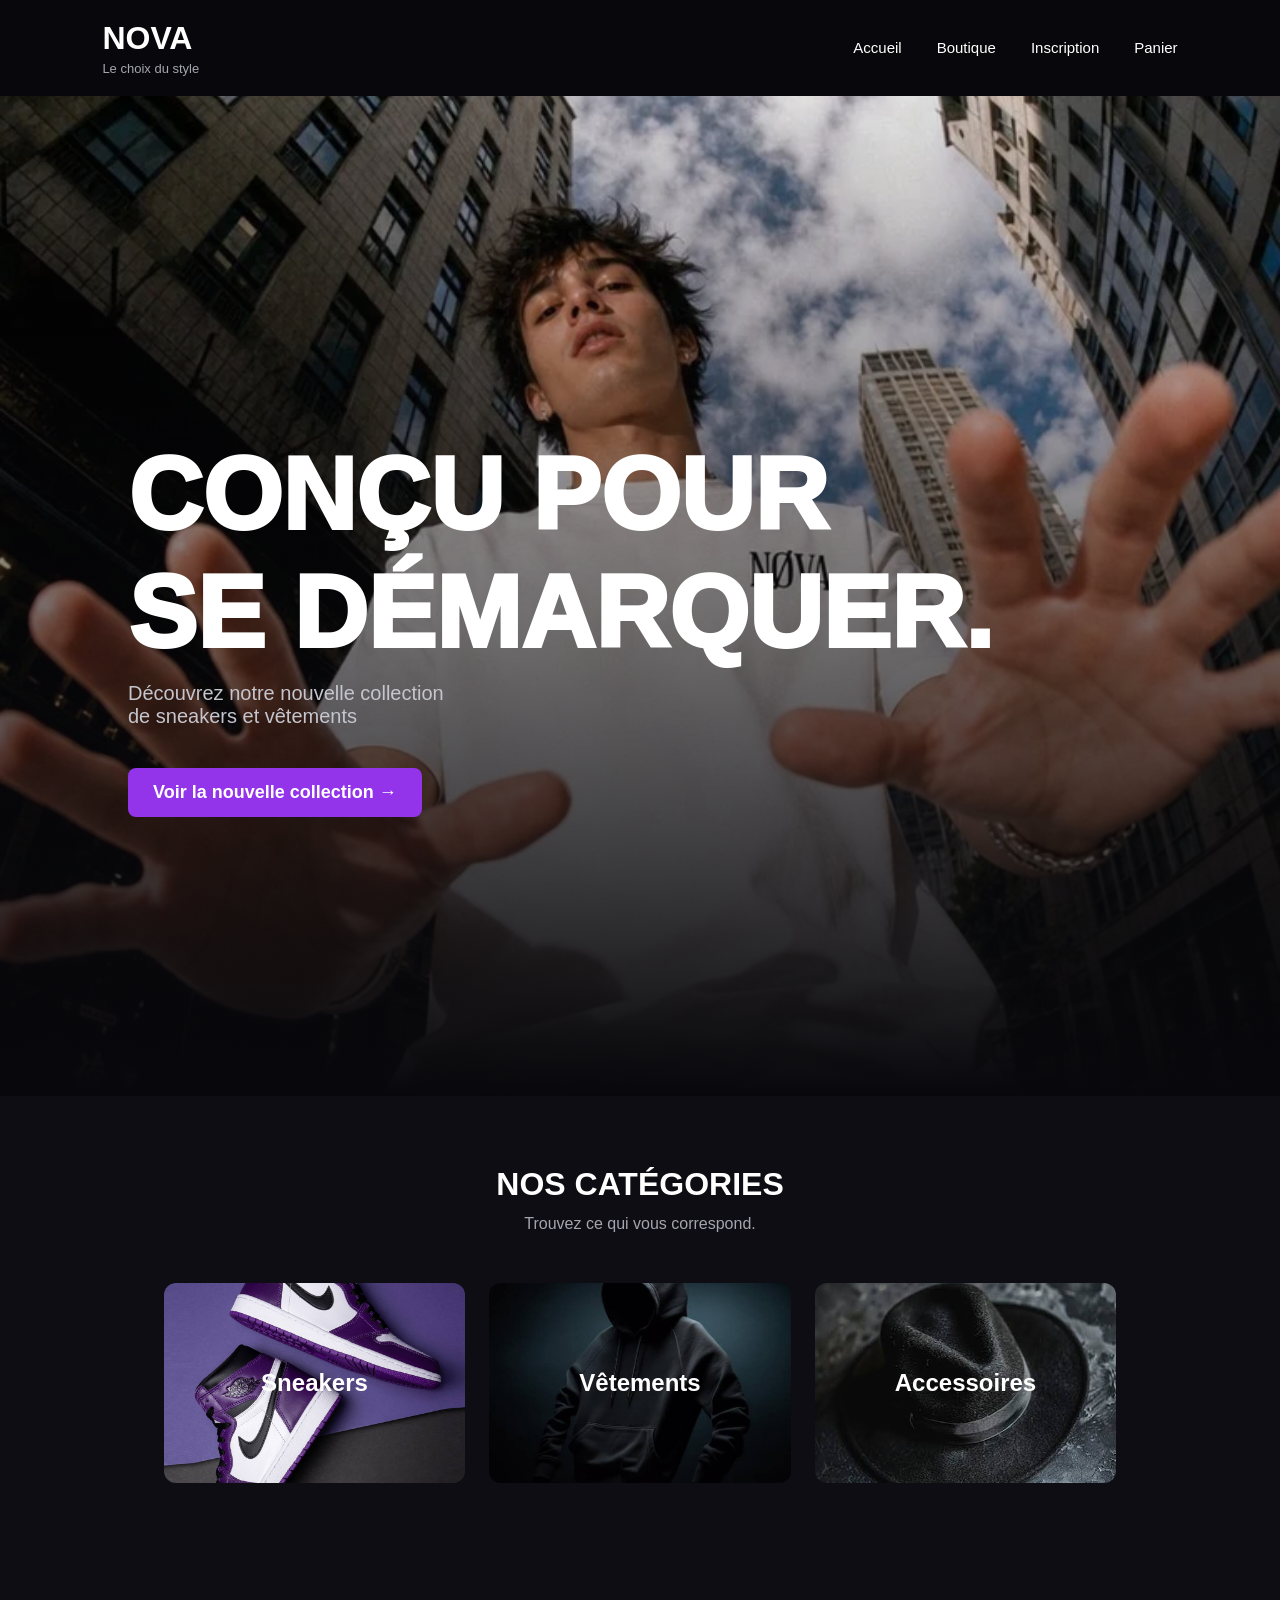
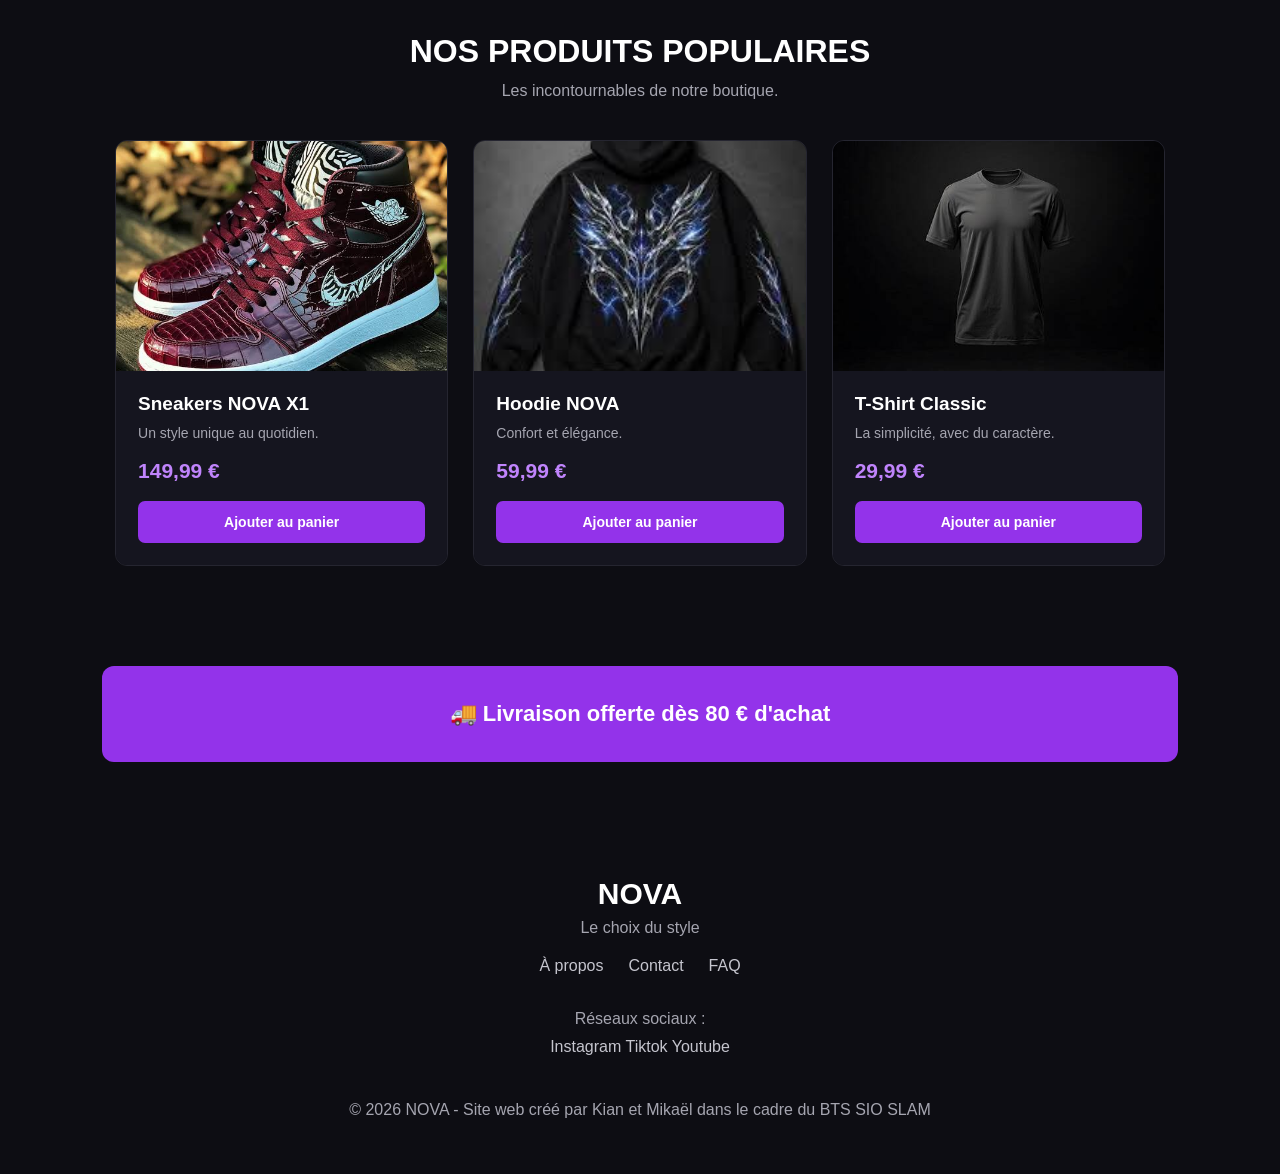
<file: index.html>
<!DOCTYPE html>
<html lang="fr-FR">
<head>
    <meta charset="UTF-8">
    <meta name="viewport" content="width=device-width, initial-scale=1.0">
    <title>NOVA - Accueil</title>
    <link rel="stylesheet" href="css/style.css">
</head>

<body>
    <header>
        <a href="index.html">
            <h1>NOVA</h1>
            <p>Le choix du style</p>
        </a>

        <nav>
            <ul>
                <li><a href="index.html">Accueil</a></li>
                <li><a href="boutique.html">Boutique</a></li>
                <li><a href="inscription.html">Inscription</a></li>
                <li><a href="panier.html">Panier</a></li>
            </ul>
        </nav>
    </header>

    <main>
        <section class="bannière">
            <h2>CONÇU POUR<br>SE DÉMARQUER.</h2>
            <p>Découvrez notre nouvelle collection<br>de sneakers et vêtements</p>
            <a href="boutique.html" class="bouton-boutique">Voir la nouvelle collection →</a>
        </section>


        
        <section class="catégories">
            <h2>NOS CATÉGORIES</h2>
            <p>Trouvez ce qui vous correspond.</p>

            <article class="sneakers">
                <h3>Sneakers</h3>
            </article>

            <article class="vêtements">
                <h3>Vêtements</h3>
            </article>

            <article class="accessoires">
                <h3>Accessoires</h3>
            </article>
        </section>



        <section class="produits-populaires">
            <h2>NOS PRODUITS POPULAIRES</h2>
            <p>Les incontournables de notre boutique.</p>

            <div class="liste-produits">

                <article class="produit">
                    <img src="images/basket.jpg" alt="Sneakers NOVA X1">

                    <div class="infos-produit">
                        <h3>Sneakers NOVA X1</h3>
                        <p>Un style unique au quotidien.</p>
                        <span class="prix">149,99 €</span>
                        <button><a href="panier.html">Ajouter au panier</a></button>
                    </div>
                </article>

                <article class="produit">
                    <img src="images/hoodie.jpg" alt="Hoodie NOVA noir">

                    <div class="infos-produit">
                        <h3>Hoodie NOVA</h3>
                        <p>Confort et élégance.</p>
                        <span class="prix">59,99 €</span>
                        <button><a href="panier.html">Ajouter au panier</a></button>
                    </div>
                </article>

                <article class="produit">
                    <img src="images/tshirt.jpg" alt="T-shirt Classic blanc">

                    <div class="infos-produit">
                        <h3>T-Shirt Classic</h3>
                        <p>La simplicité, avec du caractère.</p>
                        <span class="prix">29,99 €</span>
                        <button><a href="panier.html">Ajouter au panier</a></button>
                    </div>
                </article>

            </div>
        </section>

        <h3>🚚 Livraison offerte dès 80 € d'achat</h3>

    </main>

    <footer>
        <h1>NOVA</h1>
        <p>Le choix du style</p>

        <ul>
            <li><a href="#">À propos</a></li>
            <li><a href="#">Contact</a></li>
            <li><a href="#">FAQ</a></li>
        </ul>

        <p>Réseaux sociaux :</p>

        <a href="https://www.instagram.com/">Instagram</a>
        <a href="https://www.tiktok.com/">Tiktok</a>
        <a href="https://youtube.com">Youtube</a>

        <p class="copyright">© 2026 NOVA - Site web créé par Kian et Mikaël dans le cadre du BTS SIO SLAM</p>
    </footer>
    
</body>
</html>
</file>
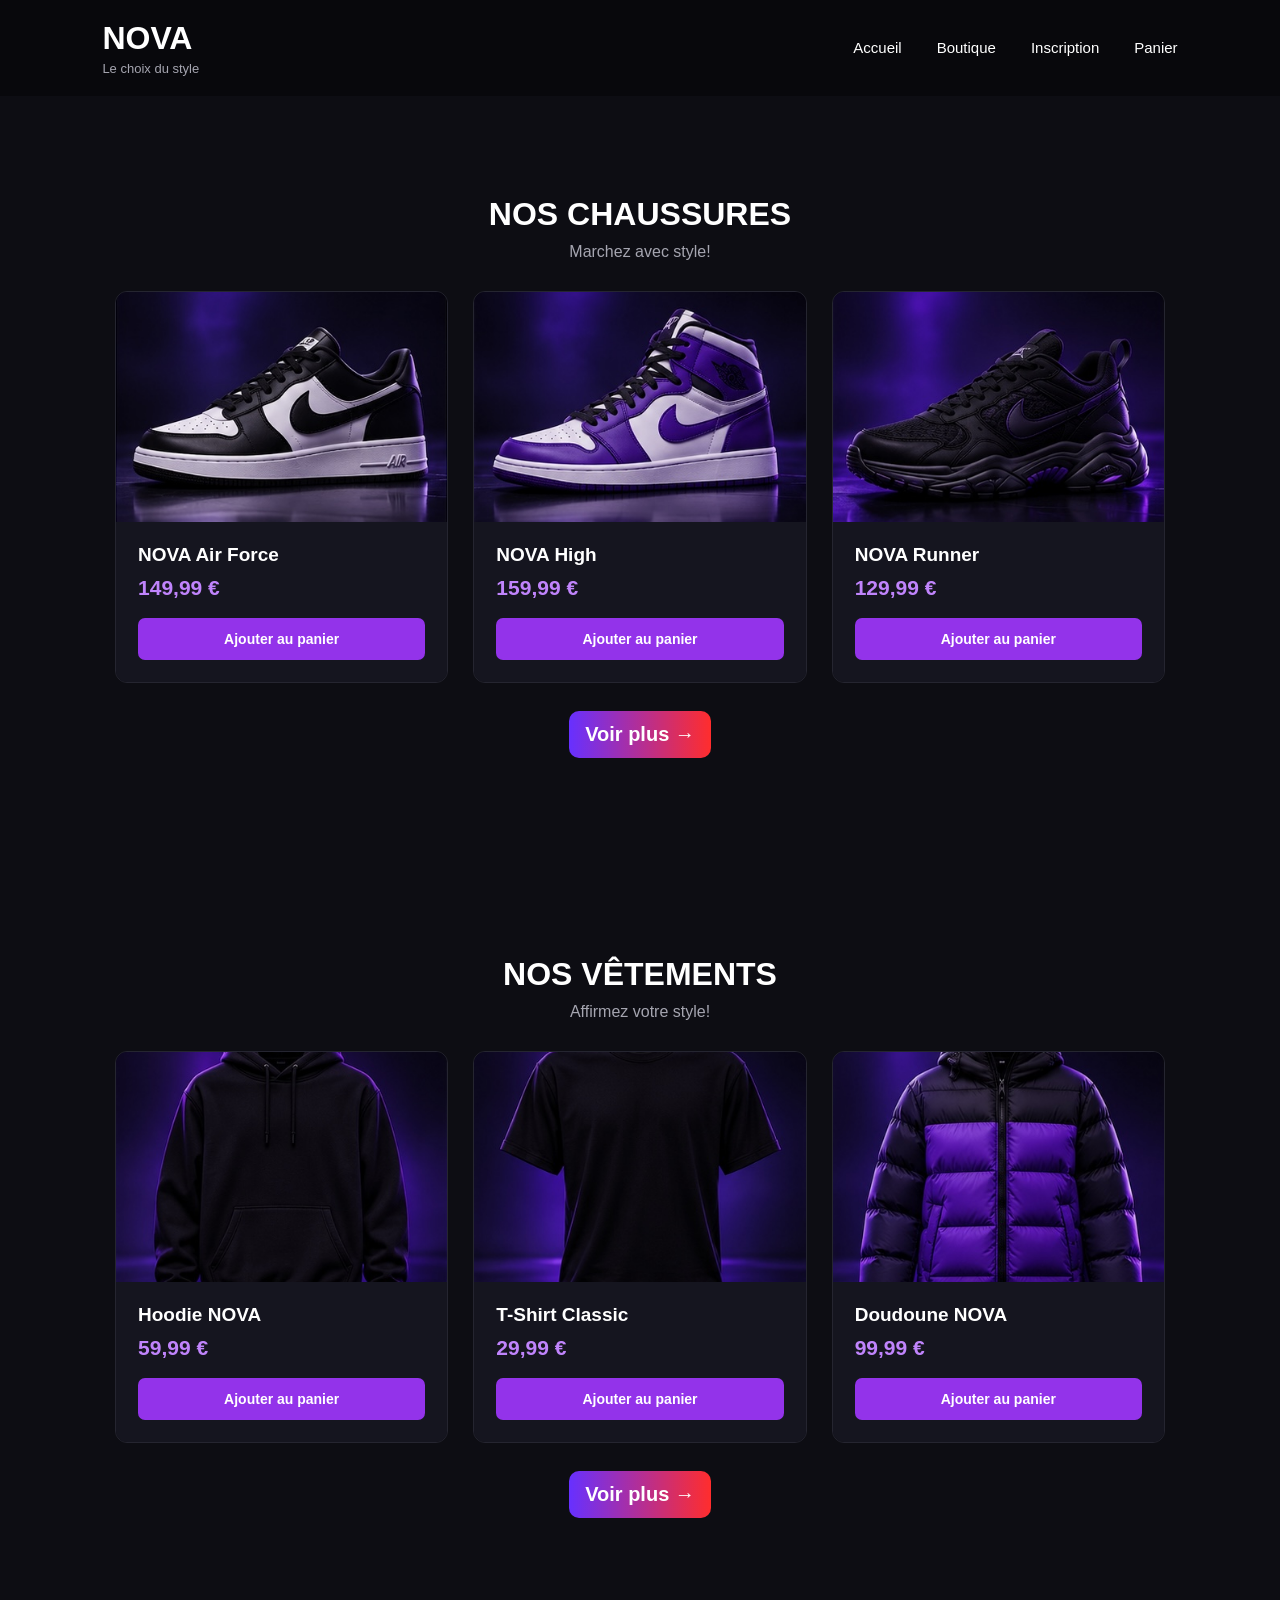
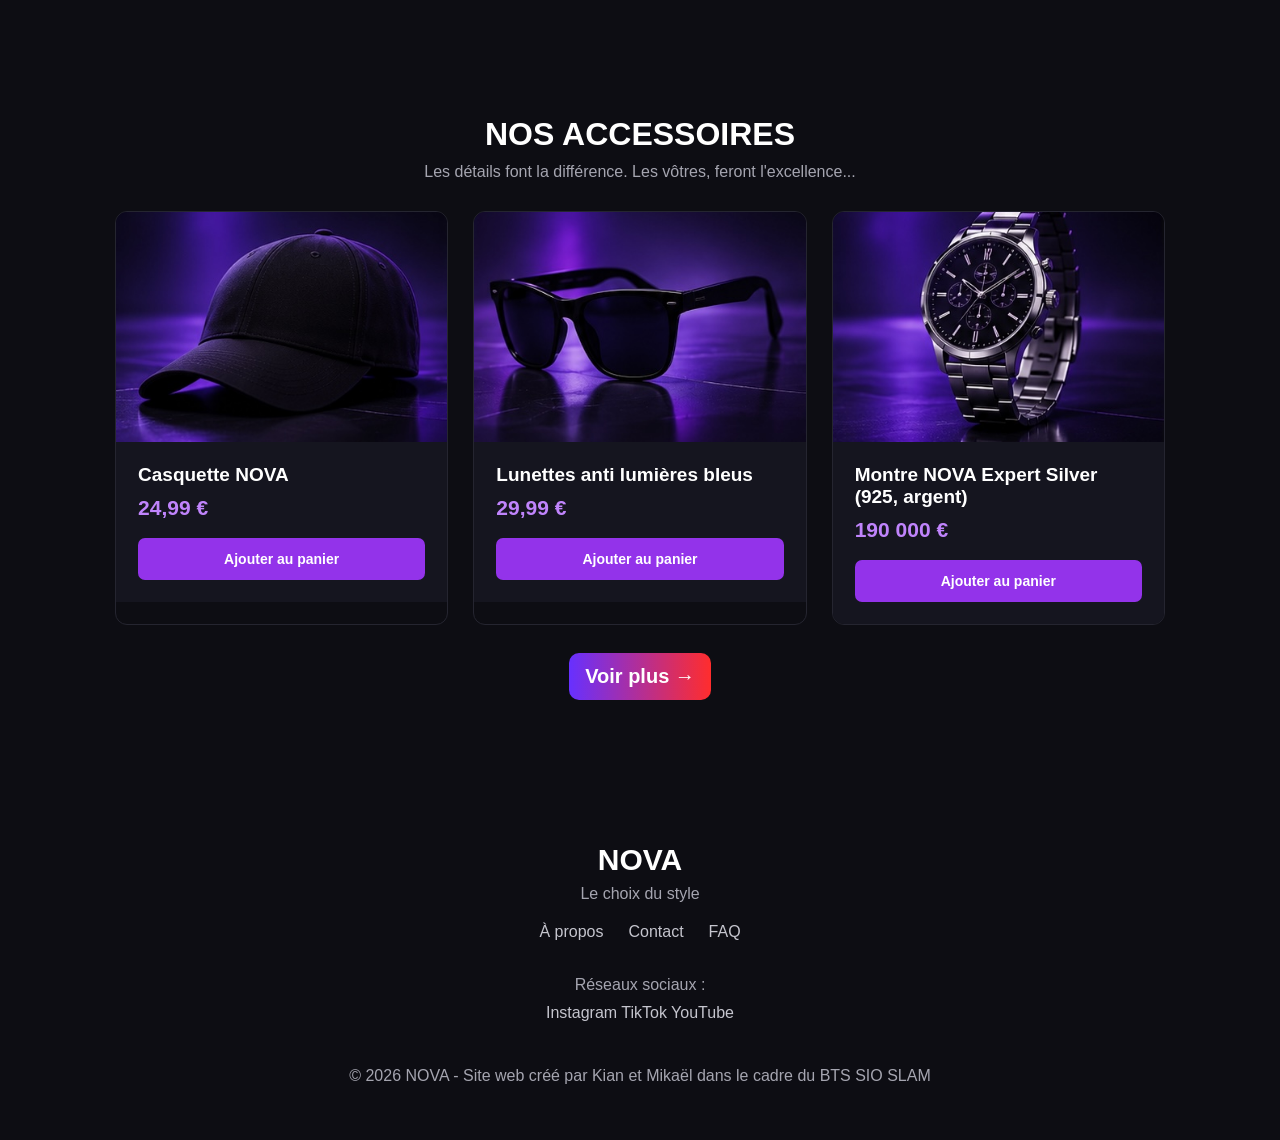
<file: boutique.html>
<!DOCTYPE html>
<html lang="fr-FR">

<head>
    <meta charset="UTF-8">
    <meta name="viewport" content="width=device-width, initial-scale=1.0">
    <title>NOVA - Boutique</title>
    <link rel="stylesheet" href="css/style.css">
</head>

<body>

    <header>
        <a href="index.html">
            <h1>NOVA</h1>
            <p>Le choix du style</p>
        </a>

        <nav>
            <ul>
                <li><a href="index.html">Accueil</a></li>
                <li><a href="boutique.html">Boutique</a></li>
                <li><a href="inscription.html">Inscription</a></li>
                <li><a href="panier.html">Panier</a></li>
            </ul>
        </nav>
    </header>


    <main>
        <section class="categorie-boutique">

            <h2>NOS CHAUSSURES</h2>
            <p>Marchez avec style!</p>

            <div class="liste-produits">

                <article class="produit">
                    <img src="images-boutique/image1.jpg" alt="Chaussures blanches-noires NOVA Air Force">
                    <div class="infos-produit">
                        <h3>NOVA Air Force</h3>
                        <span class="prix">149,99 €</span>
                        <button><a href="panier.html">Ajouter au panier</a></button>
                    </div>
                </article>

                <article class="produit">
                    <img src="images-boutique/image2.jpg" alt="Chaussures blanches-violettes NOVA High">
                    <div class="infos-produit">
                        <h3>NOVA High</h3>
                        <span class="prix">159,99 €</span>
                        <button><a href="panier.html">Ajouter au panier</a></button>
                    </div>
                </article>

                <article class="produit">
                    <img src="images-boutique/image3.jpg" alt="Chaussures full-black Nova Runner">
                    <div class="infos-produit">
                        <h3>NOVA Runner</h3>
                        <span class="prix">129,99 €</span>
                        <button><a href="panier.html">Ajouter au panier</a></button>
                    </div>
                </article>

            </div>

            <button class="vp">Voir plus →</button>

        </section>



        <section class="categorie-boutique">

            <h2>NOS VÊTEMENTS</h2>
            <p>Affirmez votre style!</p>

            <div class="liste-produits">

                <article class="produit">
                    <img src="images-boutique/image4.jpg" alt="Hoodie full-black">
                    <div class="infos-produit">
                        <h3>Hoodie NOVA</h3>
                        <span class="prix">59,99 €</span>
                        <button><a href="panier.html">Ajouter au panier</a></button>
                    </div>
                </article>

                <article class="produit">
                    <img src="images-boutique/image5.jpg" alt="T-shirt full-black">
                    <div class="infos-produit">
                        <h3>T-Shirt Classic</h3>
                        <span class="prix">29,99 €</span>
                        <button><a href="panier.html">Ajouter au panier</a></button>
                    </div>
                </article>

                <article class="produit">
                    <img src="images-boutique/image6.jpg" alt="Doudoune noire-violette">
                    <div class="infos-produit">
                        <h3>Doudoune NOVA</h3>
                        <span class="prix">99,99 €</span>
                        <button><a href="panier.html">Ajouter au panier</a></button>
                    </div>
                </article>

            </div>

            <button class="vp">Voir plus →</button>

        </section>


        <section class="categorie-boutique">

            <h2>NOS ACCESSOIRES</h2>
            <p>Les détails font la différence. Les vôtres, feront l'excellence...</p>

            <div class="liste-produits">

                <article class="produit">
                    <img src="images-boutique/image7.jpg" alt="Casquette full-black">
                    <div class="infos-produit">
                        <h3>Casquette NOVA</h3>
                        <span class="prix">24,99 €</span>
                        <button><a href="panier.html">Ajouter au panier</a></button>
                    </div>
                </article>

                <article class="produit">
                    <img src="images-boutique/image8.jpg" alt="Lunettes anti-lumière bleue">
                    <div class="infos-produit">
                        <h3>Lunettes anti lumières bleus</h3>
                        <span class="prix">29,99 €</span>
                        <button><a href="panier.html">Ajouter au panier</a></button>
                    </div>
                </article>

                <article class="produit">
                    <img src="images-boutique/image9.jpg" alt="Montre en argent, automatique">
                    <div class="infos-produit">
                        <h3>Montre NOVA Expert Silver (925, argent)</h3>
                        <span class="prix">190 000 €</span>
                        <button><a href="panier.html">Ajouter au panier</a></button>
                    </div>
                </article>

            </div>

            <button class="vp">Voir plus →</button>

        </section>

    </main>

    <footer>
        <h1>NOVA</h1>
        <p>Le choix du style</p>

        <ul>
            <li><a href="#">À propos</a></li>
            <li><a href="#">Contact</a></li>
            <li><a href="#">FAQ</a></li>
        </ul>

        <p>Réseaux sociaux :</p>
        
        <a href="https://www.instagram.com/">Instagram</a>
        <a href="https://www.tiktok.com/">TikTok</a>
        <a href="https://www.youtube.com/">YouTube</a>

        <p class="copyright">© 2026 NOVA - Site web créé par Kian et Mikaël dans le cadre du BTS SIO SLAM</p>
    </footer>

</body>
</html>
</file>
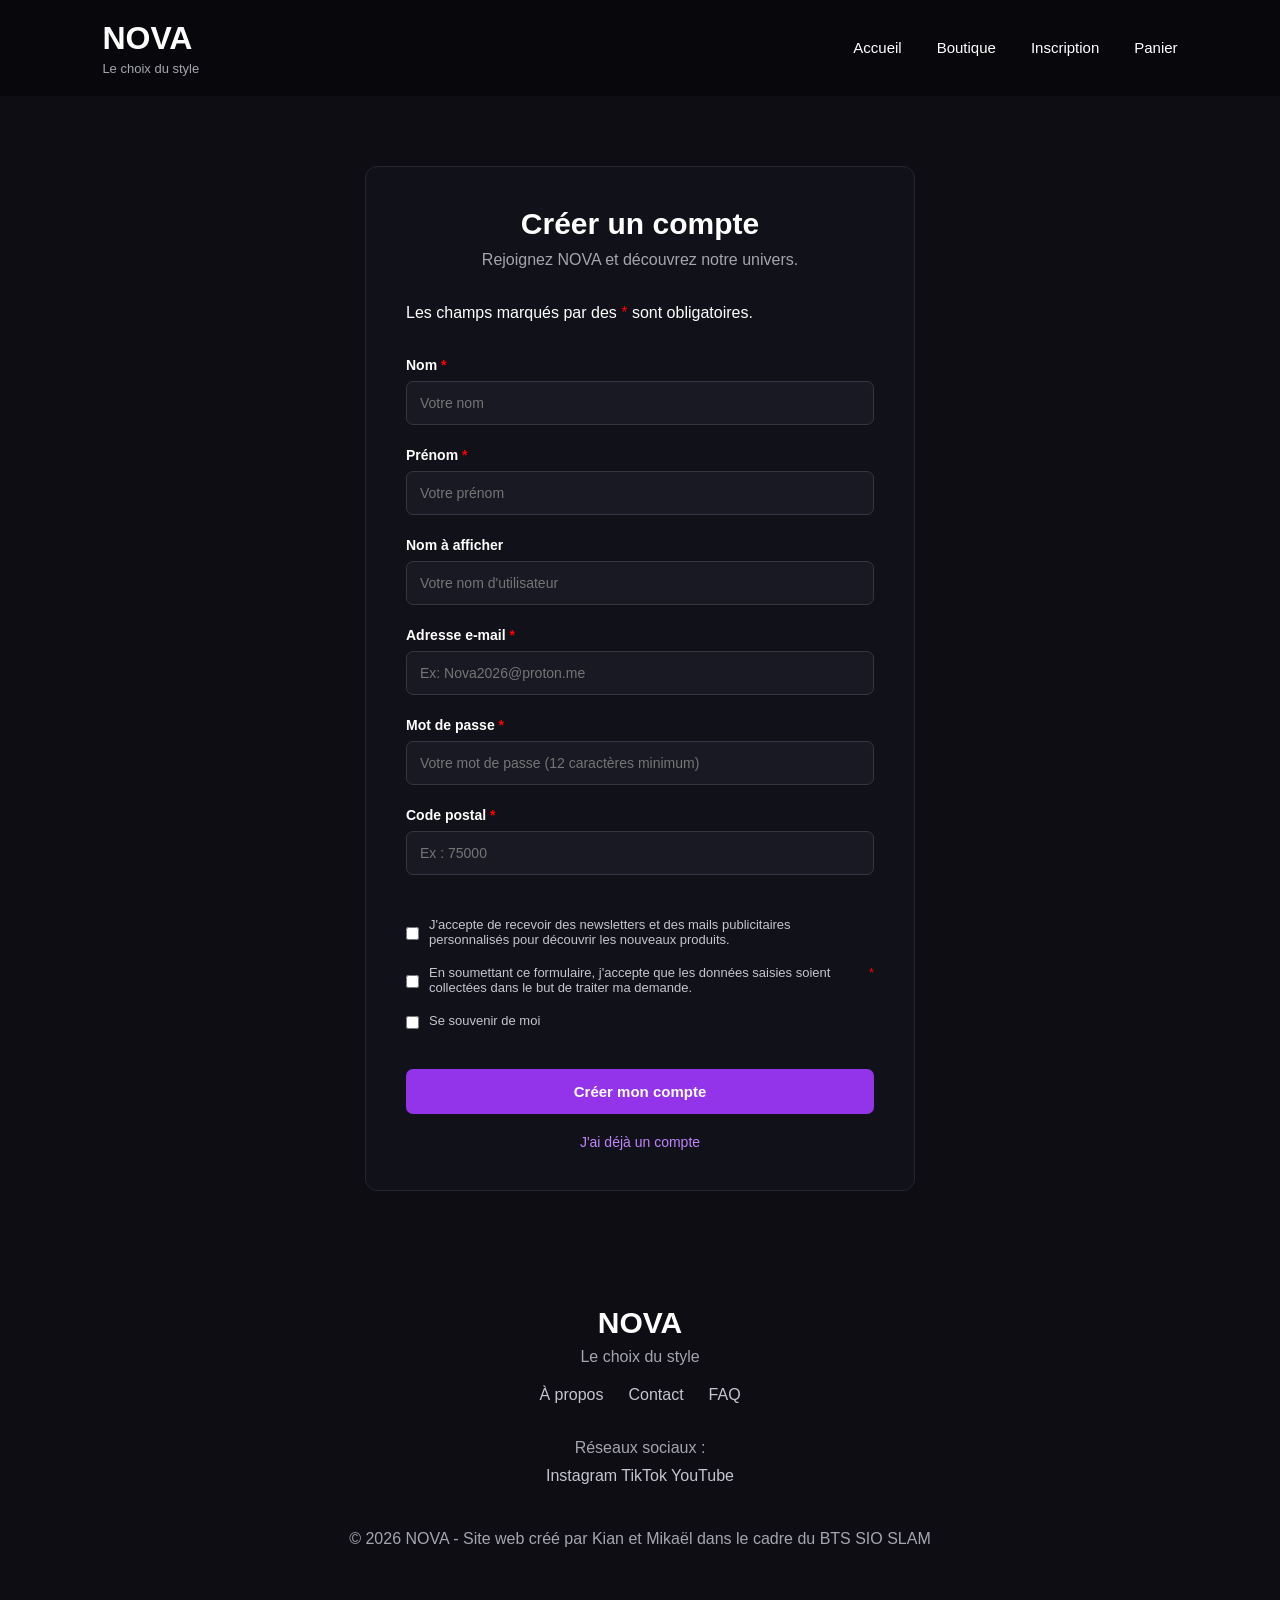
<file: inscription.html>
<!DOCTYPE html>
<html lang="fr-FR">

<head>
    <meta charset="UTF-8">
    <meta name="viewport" content="width=device-width, initial-scale=1.0">
    <title>NOVA - Inscription</title>
    <link rel="stylesheet" href="css/style.css">
</head>

<body>

    <header>
        <a href="index.html">
            <h1>NOVA</h1>
            <p>Le choix du style</p>
        </a>

        <nav>
            <ul>
                <li><a href="index.html">Accueil</a></li>
                <li><a href="boutique.html">Boutique</a></li>
                <li><a href="inscription.html">Inscription</a></li>
                <li><a href="panier.html">Panier</a></li>
            </ul>
        </nav>
    </header>

    <main>

        <section class="inscription">

            <h2>Créer un compte</h2>
            <p>Rejoignez NOVA et découvrez notre univers.</p>

            <form>
                <p>Les champs marqués par des <span class="obligatoire">*</span> sont obligatoires.</p>

                <label for="nom">Nom<span class="obligatoire"> *</span></label>
                <input type="text" id="nom" name="nom" placeholder="Votre nom" required>

                <label for="prenom">Prénom<span class="obligatoire"> *</span></label>
                <input type="text" id="prenom" name="prenom" placeholder="Votre prénom" required>

                <label for="pseudo">Nom à afficher</label>
                <input type="text" id="pseudo" name="pseudo" placeholder="Votre nom d'utilisateur">

                <label for="email">Adresse e-mail<span class="obligatoire"> *</span></label>
                <input type="email" id="email" name="email" placeholder="Ex: Nova2026@proton.me" required>

                <label for="motdepasse">Mot de passe<span class="obligatoire"> *</span></label>
                <input type="password" id="motdepasse" name="motdepasse" placeholder="Votre mot de passe (12 caractères minimum)" minlength="12" required>

                <label for="codepostal">Code postal<span class="obligatoire"> *</span></label>
                <input type="text" id="codepostal" name="codepostal" placeholder="Ex : 75000" required>

                <div class="options-inscription">

                    <label>
                        <input type="checkbox" name="newsletter">
                        J'accepte de recevoir des newsletters et des mails publicitaires personnalisés pour découvrir les nouveaux produits.
                    </label>

                    <label>
                        <input type="checkbox" name="consentement" required>
                        En soumettant ce formulaire, j'accepte que les données saisies soient collectées dans le but de traiter ma demande.<span class="obligatoire"> *</span>
                    </label>

                    <label>
                        <input type="checkbox" name="souvenir">
                        Se souvenir de moi
                    </label>

                </div>

                <button type="submit">Créer mon compte</button>

                <a href="#" class="compte-existant">J'ai déjà un compte</a>

            </form>

        </section>

    </main>

    <footer>
        <h1>NOVA</h1>
        <p>Le choix du style</p>

        <ul>
            <li><a href="#">À propos</a></li>
            <li><a href="#">Contact</a></li>
            <li><a href="#">FAQ</a></li>
        </ul>

        <p>Réseaux sociaux :</p>
        
        <a href="https://www.instagram.com/">Instagram</a>
        <a href="https://www.tiktok.com/">TikTok</a>
        <a href="https://www.youtube.com/">YouTube</a>

        <p class="copyright">© 2026 NOVA - Site web créé par Kian et Mikaël dans le cadre du BTS SIO SLAM</p>
    </footer>

</body>
</html>
</file>
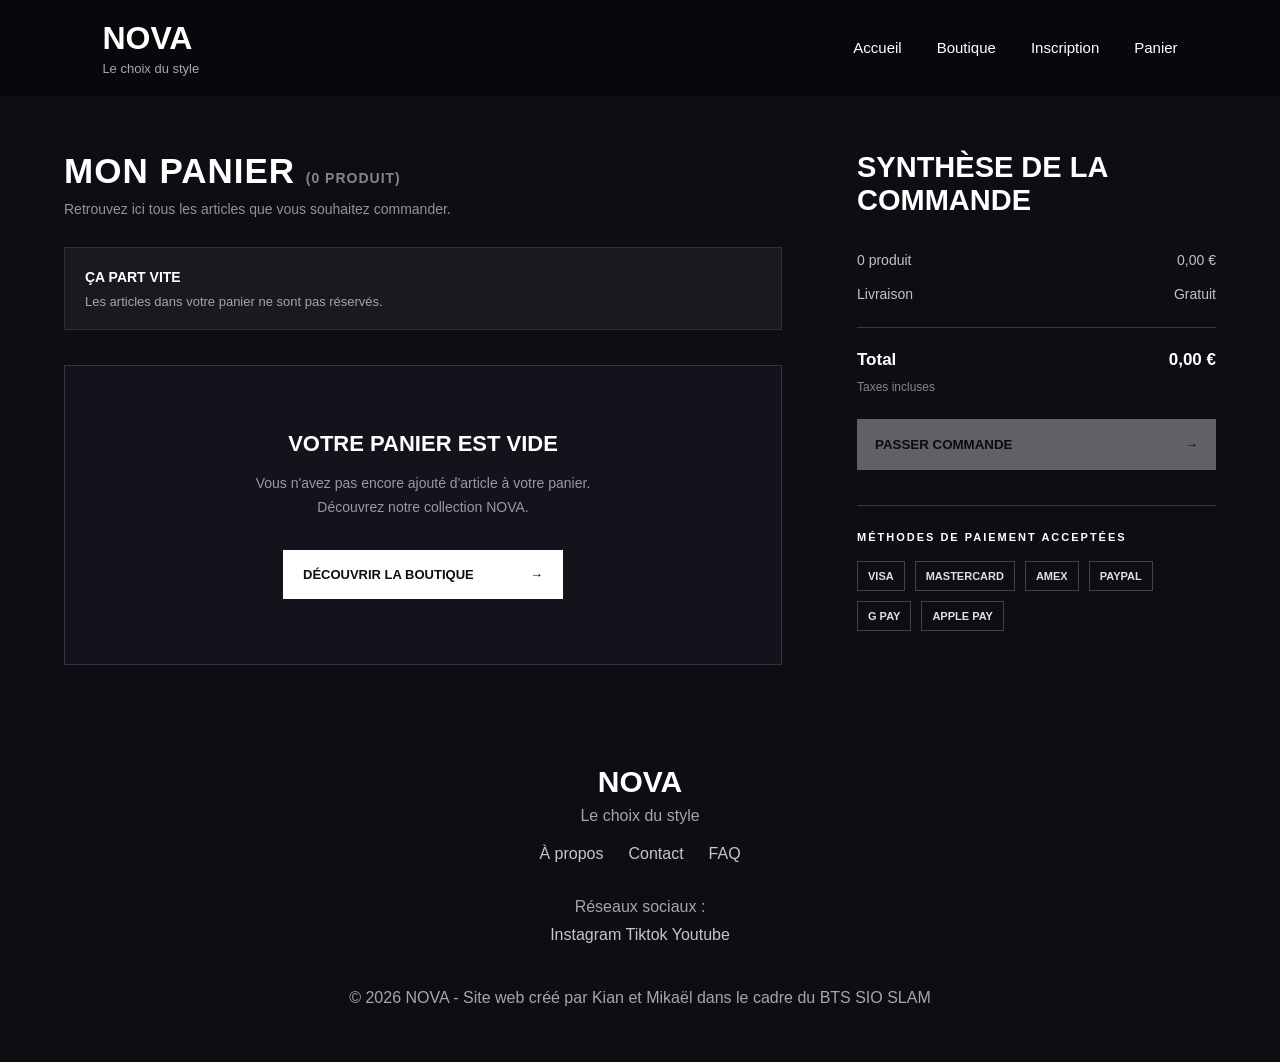
<file: panier.html>
<!DOCTYPE html>
<html lang="fr-FR">
<head>
    <meta charset="UTF-8">
    <meta name="viewport" content="width=device-width, initial-scale=1.0">
    <title>NOVA - Accueil</title>
    <link rel="stylesheet" href="css/style.css">
</head>

<body>
    <header>
        <a href="index.html">
            <h1>NOVA</h1>
            <p>Le choix du style</p>
        </a>

        <nav>
            <ul>
                <li><a href="index.html">Accueil</a></li>
                <li><a href="boutique.html">Boutique</a></li>
                <li><a href="inscription.html">Inscription</a></li>
                <li><a href="panier.html">Panier</a></li>
            </ul>
        </nav>
    </header>
    <body>

<main class="cart-container">

    <div class="cart-layout">

        <!-- PANIER -->
        <section class="cart-section">

            <h1 class="cart-title">
                Mon panier
                <span class="cart-count" id="cart-count">(0 produit)</span>
            </h1>

            <p class="cart-subtitle">
                Retrouvez ici tous les articles que vous souhaitez commander.
            </p>

            <div class="cart-alert">
                <strong>ÇA PART VITE</strong>
                <p>Les articles dans votre panier ne sont pas réservés.</p>
            </div>

            <div id="cart-items"></div>

            <div class="empty-cart" id="empty-cart">


                <h2>Votre panier est vide</h2>

                <p>
                    Vous n'avez pas encore ajouté d'article à votre panier.
                    Découvrez notre collection NOVA.
                </p>

                <a href="boutique.html" class="continue-btn">
                    Découvrir la boutique
                    <span>→</span>
                </a>

            </div>

        </section>

        <aside class="order-summary">

            <h2 class="summary-title">
                Synthèse de la commande
            </h2>

            <div class="summary-line">
                <span id="summary-count">0 produit</span>
                <span id="subtotal">0,00 €</span>
            </div>

            <div class="summary-line">
                <span>Livraison</span>
                <span>Gratuit</span>
            </div>

            <div class="summary-line summary-total">
                <span>Total</span>
                <span id="total">0,00 €</span>
            </div>

            <p class="tax-info">Taxes incluses</p>


            <button class="checkout-btn" id="checkout-btn"
                    onclick="checkout()" disabled>
                <span>Passer commande</span>
                <span>→</span>
            </button>

            <div class="payment-info">

                <h4>MÉTHODES DE PAIEMENT ACCEPTÉES</h4>

                <div class="payment-methods">
                    <span>VISA</span>
                    <span>MASTERCARD</span>
                    <span>AMEX</span>
                    <span>PAYPAL</span>
                    <span>G PAY</span>
                    <span>APPLE PAY</span>
                </div>

            </div>

        </aside>

    </div>

</main>
    <footer>
        <h1>NOVA</h1>
        <p>Le choix du style</p>

        <ul>
            <li><a href="#">À propos</a></li>
            <li><a href="#">Contact</a></li>
            <li><a href="#">FAQ</a></li>
        </ul>

        <p>Réseaux sociaux :</p>

        <a href="https://www.instagram.com/">Instagram</a>
        <a href="https://www.tiktok.com/">Tiktok</a>
        <a href="https://youtube.com">Youtube</a>

        <p class="copyright">© 2026 NOVA - Site web créé par Kian et Mikaël dans le cadre du BTS SIO SLAM</p>
    </footer>
    
</body>
</html>
</file>
<file: css/style.css>
/*Information complémentaire: Le logo NOVA (dans le header), et les éléments (dans le footer) sont clickables*/




/*Réglages généraux de base*/




*, ::before, ::after {
    margin: 0;
    padding: 0;
    box-sizing: border-box;
}

body {
    background-color: #08080c;
    color: white;
    font-family: Arial, sans-serif;
}

a {
    text-decoration: none;
    color: white;
}

a, button {
  cursor: pointer;
}




/*Réglages communs aux 3 pages (header, footer, etc..)*/




header {
    display: flex;
    justify-content: space-between;
    align-items: center;
    padding: 20px 8%;
    background-color:#08080c;
}

header h1 {
    font-size: 32px;
    font-weight: 900;
}

header p {
    color: #a5a5b0;
    font-size: 13px;
    margin-top: 4px;
}

nav ul {
    display: flex;
    gap: 35px;
    list-style: none;
}

nav a {
    font-size: 15px;
}

nav a:hover {
    color: #a855f7;
}

footer {
    padding: 45px 8%;
    background-color: #0d0d13;
    text-align: center;
}

footer h1 {
    font-size: 30px;
    margin-bottom: 8px;
}

footer p {
    color: #a5a5b0;
    padding-bottom: 10px;
}

footer ul {
    display: flex;
    justify-content: center;
    gap: 25px;
    list-style: none;
    padding-top: 10px;
    padding-bottom: 35px;

}

footer a {
    color: #c5c5ce;
}

footer a:hover {
    color: #a855f7;
}

.copyright {
    display: flex;
    justify-content: center;
    padding-top: 45px;
}


/*Page principale (accueil)*/




.bannière {
    height: 1000px;
    padding: 100px 10%;

    background-image:
        linear-gradient(to top, rgba(8, 8, 12, 1), transparent),
        url("../images/bannière.jpg");

    background-size: cover;
    background-position: center 35%;


    display: flex;
    flex-direction: column;
    align-items: flex-start;
    justify-content: center;
}

.bannière h2 {
    margin-top: 6%;
    font-size: 8vw;
    font-weight: 1000;
    margin-bottom: 10px;
}

.bannière p {
    color: #c5c5ce;
    font-size: 20px;
    margin-bottom: 25px;
    padding-bottom: 15px;
}

.bouton-boutique {
    background-color: #9333ea;
    padding: 14px 25px;
    border-radius: 8px;
    font-weight: bold;
    font-size: 18px;
}

.bouton-boutique:hover {
    background-color: #a855f7;
}

.catégories {
    padding: 70px 8%;
    text-align: center;
}

.catégories h2, .produits-populaires h2 {
    font-size: 32px;
    margin-bottom: 12px;
}

.catégories > p, .produits-populaires > p {
    color: #a5a5b0;
    margin-bottom: 40px;
}

.catégories article {
    display: inline-flex;
    justify-content: center;
    align-items: center;

    width: 28%;
    height: 200px;
    margin: 10px;

    border-radius: 12px;
}

.sneakers {
    background-image: url(../images/sneakers.jpg);
    background-size: cover;
    background-position: center;
}

.vêtements {
    background-image: url(../images/pull.jpg);
    background-size: cover;
    background-position: center;
}

.accessoires {
    background-image: url(../images/hat.jpg);
    background-size: cover;
    background-position: center;
}

.catégories article:hover {
    border: 1px solid #9333ea;
}

.catégories h3 {
    font-size: 24px;
}

.produits-populaires {
    padding: 70px 8%;
    text-align: center;
}

main > h3 {
    margin: 30px 8% 70px;
    padding: 35px;
    text-align: center;

    background-color: #9333ea;

    background-size: cover;
    background-position: center;

    border-radius: 12px;
    font-size: 22px;
}




/*Page 2 (boutique)*/




.liste-produits {
    display: flex;
    justify-content: center;
    gap: 25px;
}

.produit {
    width: 31%;
    overflow: hidden;
    border-radius: 12px;
    border: 1px solid #252530;
}

.produit:hover {
    border-color: #e45cff;
}

.produit img {
    width: 100%;
    height: 230px;
    object-fit: cover;
    display: block;
}


.infos-produit {
    padding: 22px;
    text-align: left;
    background-color: #15151f;
}

.infos-produit h3 {
    font-size: 19px;
    margin-bottom: 10px;
}

.infos-produit p {
    color: #a5a5b0;
    font-size: 14px;
    margin-bottom: 18px;
}

.prix {
    display: block;
    color: #c084fc;
    font-size: 21px;
    font-weight: bold;
    margin-bottom: 18px;
}

.infos-produit button {
    width: 100%;
    padding: 13px;

    background-color: #9333ea;
    color: white;

    border: none;
    border-radius: 7px;

    font-size: 14px;
    font-weight: bold;
}

.infos-produit button:hover {
    background-color: #a855f7;
}

.categorie-boutique {
    padding: 100px 8% 70px;
    text-align: center;
}

.categorie-boutique h2 {
    font-size: 32px;
    margin-bottom: 10px;
}

.categorie-boutique p {
    margin-bottom: 30px;
    color: #a5a5b0;
}

.vp {
    color:white;
    font-size: 20px;
    font-weight: bold;

    background-image: 
    linear-gradient(to right, #6730ff, #ff2d2d);

    margin: 28px;
    padding: 12px 16px;
    border-radius: 10px;
    border: none;
}

.vp:hover {
    border: 1px solid #d12cff;
}




/*Page 3 (formulaire)*/




.inscription {
    width: 550px;
    margin: 70px auto;
    padding: 40px;

    background-color: #111119;
    border: 1px solid #252530;
    border-radius: 12px;
}

.inscription h2 {
    font-size: 30px;
    text-align: center;
    margin-bottom: 10px;
}

.inscription > p {
    color: #a5a5b0;
    text-align: center;
    margin-bottom: 35px;
}

.inscription form {
    display: flex;
    flex-direction: column;
}

.inscription form > label {
    margin-bottom: 8px;
    font-size: 14px;
    font-weight: bold;
}

.inscription form > input {
    padding: 13px;
    margin-bottom: 22px;

    background-color: #191923;
    border: 1px solid #353541;
    border-radius: 7px;

    color: white;
    font-size: 14px;
}

.inscription form > input:focus {
    outline: none;
    border-color: #9333ea;
}

.options-inscription {
    display: flex;
    flex-direction: column;
    gap: 18px;
    margin-top: 20px;
    margin-bottom: 40px;
}

.options-inscription label {
    display: flex;
    gap: 10px;

    color: #c5c5ce;
    font-size: 13px;
}

.options-inscription input {
    margin-top: 3px;
    accent-color: #9333ea;
}

.inscription button {
    padding: 14px;

    background-color: #9333ea;
    color: white;

    border: none;
    border-radius: 7px;

    font-size: 15px;
    font-weight: bold;
}

.inscription button:hover {
    background-color: #a855f7;
}

.compte-existant {
    margin-top: 20px;
    text-align: center;
    color: #c084fc;
    font-size: 14px;
}

.compte-existant:hover {
    color: #a855f7;
}

.obligatoire {
   color: red;
}

form p {
    padding-bottom: 35px;
}




/*Adaptation pour les téléphones*/




@media screen and (max-width: 576px) {

    header {
        flex-direction: column;
        gap: 20px;
    }

    nav ul {
        gap: 18px;
    }

    .bannière {
        padding: 70px 8%;
    }

    .bannière h2 {
        font-size: 36px;
    }

    .catégories article {
        width: 100%;
        margin: 10px 0;
    }

    .liste-produits {
        flex-direction: column;
    }

    .produit {
        width: 100%;
    }

    footer ul {
        flex-direction: column;
        gap: 15px;
    }

    .categorie-boutique {
    padding: 70px 8%;
    text-align: center;
    }

    .categorie-boutique h2 {
    font-size: 32px;
    margin-bottom: 12px;
    }

    .inscription {
        width: 85%;
        margin: 30px auto;
        padding: 30px 20px;
    }

}







/*PAGE PANIER*/







@import url('https://fonts.googleapis.com/css2?family=Inter:wght@400;500;600;700;800&display=swap');


body {
    background: #0d0d13;
    color: white;
    font-family: 'Inter', sans-serif;
}

.cart-container {
    max-width: 1450px;
    margin: auto;
    padding: 55px 5%;
}

.cart-layout {
    display: grid;
    grid-template-columns: 1.8fr 0.9fr;
    gap: 75px;
}

/* TITRES */

.cart-title {
    font-size: 35px;
    font-weight: 800;
    text-transform: uppercase;
    margin-bottom: 10px;
    letter-spacing: 1px;
}

.cart-count {
    color: #858590;
    font-size: 14px;
}

.cart-subtitle {
    color: #92929e;
    font-size: 14px;
    margin-bottom: 30px;
}

/* ALERTE */

.cart-alert {
    background: #191920;
    border: 1px solid #30303b;
    padding: 20px;
    margin-bottom: 35px;
}

.cart-alert strong {
    font-size: 14px;
}

.cart-alert p {
    color: #a4a4af;
    font-size: 13px;
    margin-top: 8px;
}

/* PANIER VIDE */

.empty-cart {
    border: 1px solid #34343f;
    background: #13131b;
    padding: 65px 25px;
    text-align: center;
}


.empty-cart h2 {
    font-size: 22px;
    font-weight: 700;
    text-transform: uppercase;
    margin-bottom: 15px;
}

.empty-cart p {
    font-size: 14px;
    line-height: 1.7;
    color: #9999a5;
    max-width: 400px;
    margin: auto;
}

/* BOUTON BOUTIQUE */

.continue-btn {
    display: flex;
    justify-content: space-between;
    align-items: center;
    max-width: 280px;
    margin: 30px auto 0;
    padding: 17px 20px;
    background: white;
    color: #0d0d13;
    text-decoration: none;
    font-size: 13px;
    font-weight: 800;
    text-transform: uppercase;
    transition: .3s;
}

.continue-btn:hover {
    background: #ff3038;
    color: white;
}

/* RESUME */

.order-summary {
    position: sticky;
    top: 30px;
    height: fit-content;
}

.summary-title {
    font-size: 29px;
    font-weight: 800;
    text-transform: uppercase;
    margin-bottom: 35px;
}

.summary-line {
    display: flex;
    justify-content: space-between;
    font-size: 14px;
    color: #c1c1ca;
    margin-bottom: 18px;
}

.summary-total {
    border-top: 1px solid #383842;
    padding-top: 22px;
    margin-top: 25px;
    font-size: 17px;
    font-weight: 700;
    color: white;
}

.tax-info {
    color: #858590;
    font-size: 12px;
    margin-top: -8px;
}

/* PROMO */

.promo {
    display: flex;
    gap: 8px;
    margin-top: 35px;
}

.promo input {
    flex: 1;
    min-width: 0;
    padding: 13px;
    background: #17171f;
    border: 1px solid #383842;
    color: white;
    outline: none;
}

.promo button {
    padding: 0 18px;
    background: #292932;
    border: 1px solid #555560;
    color: white;
    cursor: pointer;
}

#promo-message {
    font-size: 12px;
    margin-top: 10px;
}

/* COMMANDE */

.checkout-btn {
    width: 100%;
    background: white;
    color: #08080d;
    padding: 18px;
    margin-top: 25px;
    border: none;
    font-weight: 800;
    text-transform: uppercase;
    display: flex;
    justify-content: space-between;
    cursor: pointer;
    transition: .3s;
}

.checkout-btn:hover:not(:disabled) {
    background: #ff3038;
    color: white;
}

.checkout-btn:disabled {
    opacity: .35;
    cursor: not-allowed;
}

/* PAIEMENTS */

.payment-info {
    margin-top: 35px;
    border-top: 1px solid #383842;
    padding-top: 25px;
}

.payment-info h4 {
    font-size: 11px;
    letter-spacing: 2px;
    margin-bottom: 18px;
}

.payment-methods {
    display: flex;
    flex-wrap: wrap;
    gap: 10px;
}

.payment-methods span {
    border: 1px solid #42424d;
    padding: 8px 10px;
    color: #dedee7;
    font-size: 11px;
    font-weight: 700;
}

/* RESPONSIVE POUR PANIER */

@media(max-width: 900px) {

    .cart-layout {
        grid-template-columns: 1fr;
        gap: 45px;
    }

    .order-summary {
        position: static;
    }
}

@media(max-width: 550px) {

    .cart-container {
        padding: 35px 18px;
    }

    .cart-title {
        font-size: 27px;
    }

    .summary-title {
        font-size: 24px;
    }

    .empty-cart {
        padding: 50px 15px;
    }
}
</file>
